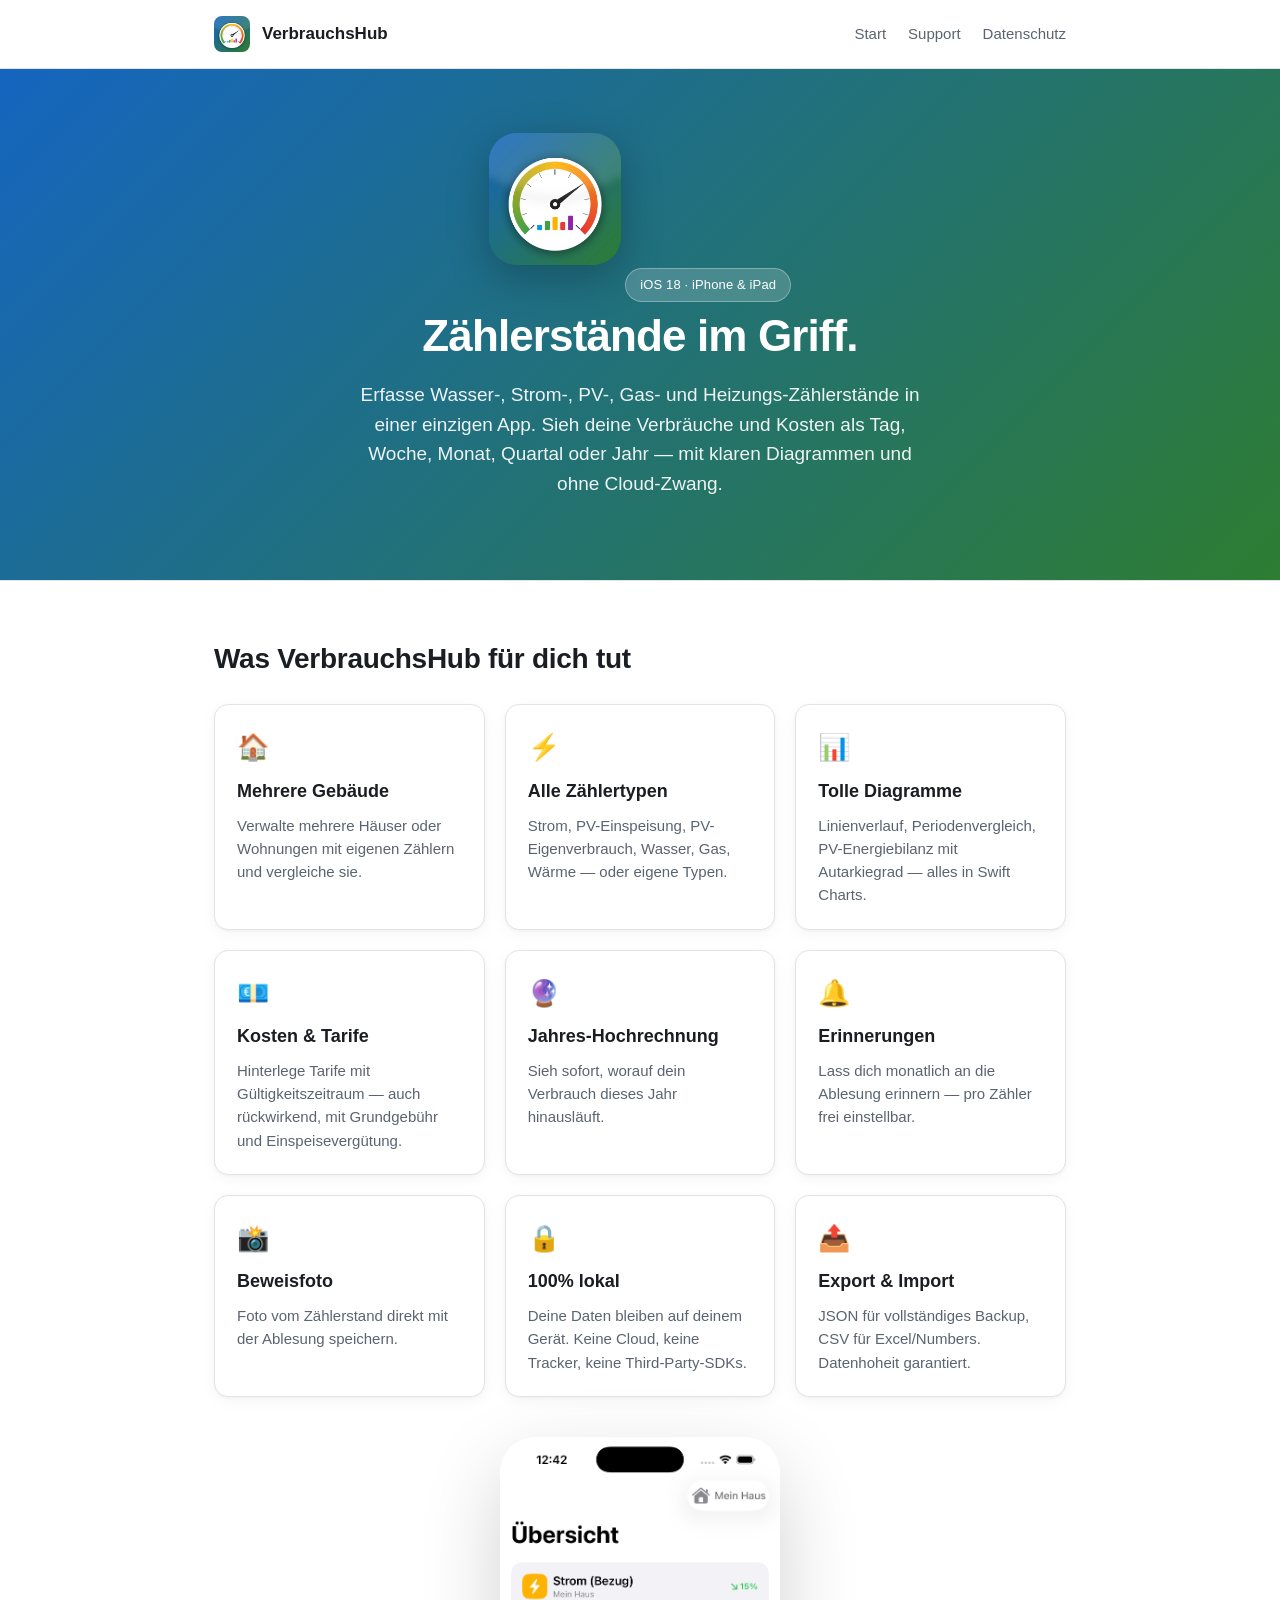
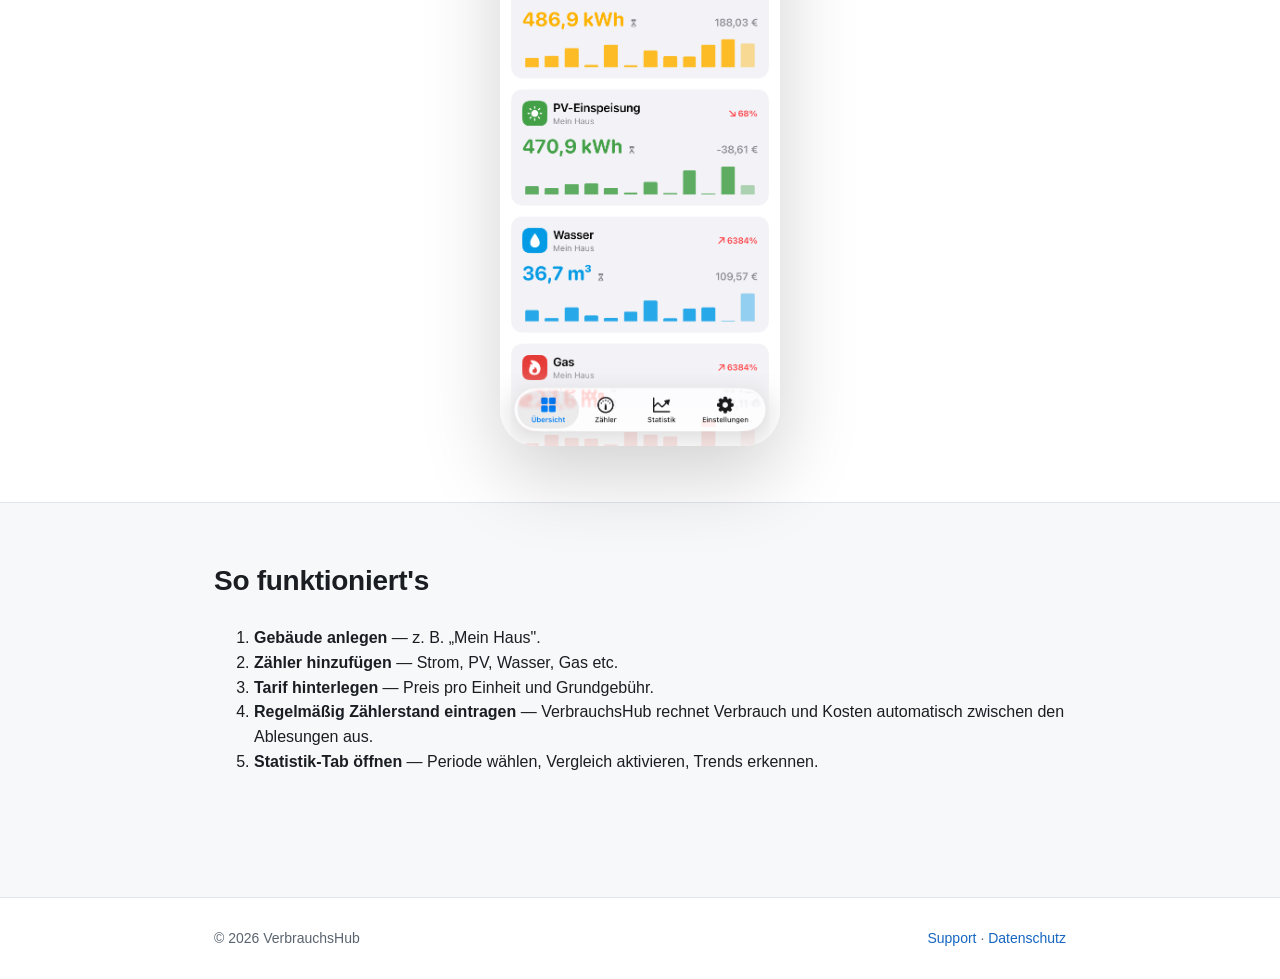
<file: docs/index.html>
<!DOCTYPE html>
<html lang="de">
<head>
<meta charset="UTF-8" />
<meta name="viewport" content="width=device-width, initial-scale=1.0" />
<title>VerbrauchsHub – Zählerstände und Verbräuche im Griff</title>
<meta name="description" content="iOS-App zur Erfassung und Auswertung deiner Wasser-, Strom-, PV-, Gas- und Heizungs-Zählerstände. Lokal, ohne Cloud, ohne Tracker." />
<link rel="stylesheet" href="assets/style.css" />
<link rel="icon" type="image/png" href="assets/app-icon.png" />
</head>
<body>

<header class="site-header">
  <div class="container">
    <a href="index.html" class="brand">
      <img src="assets/app-icon.png" alt="VerbrauchsHub Logo" />
      VerbrauchsHub
    </a>
    <nav class="nav">
      <a href="index.html">Start</a>
      <a href="support.html">Support</a>
      <a href="privacy.html">Datenschutz</a>
    </nav>
  </div>
</header>

<section class="hero">
  <div class="container">
    <img src="assets/app-icon.png" alt="App-Icon" class="app-icon" />
    <span class="badge">iOS 18 · iPhone &amp; iPad</span>
    <h1>Zählerstände im Griff.</h1>
    <p class="tagline">Erfasse Wasser-, Strom-, PV-, Gas- und Heizungs-Zählerstände in einer einzigen App. Sieh deine Verbräuche und Kosten als Tag, Woche, Monat, Quartal oder Jahr — mit klaren Diagrammen und ohne Cloud-Zwang.</p>
  </div>
</section>

<section class="alt">
  <div class="container">
    <h2>Was VerbrauchsHub für dich tut</h2>
    <div class="features">
      <div class="feature">
        <div class="icon">🏠</div>
        <h3>Mehrere Gebäude</h3>
        <p>Verwalte mehrere Häuser oder Wohnungen mit eigenen Zählern und vergleiche sie.</p>
      </div>
      <div class="feature">
        <div class="icon">⚡</div>
        <h3>Alle Zählertypen</h3>
        <p>Strom, PV-Einspeisung, PV-Eigenverbrauch, Wasser, Gas, Wärme — oder eigene Typen.</p>
      </div>
      <div class="feature">
        <div class="icon">📊</div>
        <h3>Tolle Diagramme</h3>
        <p>Linienverlauf, Periodenvergleich, PV-Energiebilanz mit Autarkiegrad — alles in Swift Charts.</p>
      </div>
      <div class="feature">
        <div class="icon">💶</div>
        <h3>Kosten &amp; Tarife</h3>
        <p>Hinterlege Tarife mit Gültigkeitszeitraum — auch rückwirkend, mit Grundgebühr und Einspeisevergütung.</p>
      </div>
      <div class="feature">
        <div class="icon">🔮</div>
        <h3>Jahres-Hochrechnung</h3>
        <p>Sieh sofort, worauf dein Verbrauch dieses Jahr hinausläuft.</p>
      </div>
      <div class="feature">
        <div class="icon">🔔</div>
        <h3>Erinnerungen</h3>
        <p>Lass dich monatlich an die Ablesung erinnern — pro Zähler frei einstellbar.</p>
      </div>
      <div class="feature">
        <div class="icon">📸</div>
        <h3>Beweisfoto</h3>
        <p>Foto vom Zählerstand direkt mit der Ablesung speichern.</p>
      </div>
      <div class="feature">
        <div class="icon">🔒</div>
        <h3>100% lokal</h3>
        <p>Deine Daten bleiben auf deinem Gerät. Keine Cloud, keine Tracker, keine Third-Party-SDKs.</p>
      </div>
      <div class="feature">
        <div class="icon">📤</div>
        <h3>Export &amp; Import</h3>
        <p>JSON für vollständiges Backup, CSV für Excel/Numbers. Datenhoheit garantiert.</p>
      </div>
    </div>

    <div class="screenshot-wrap">
      <img src="images/screenshot-dashboard.png" alt="VerbrauchsHub Dashboard mit Karten für jeden Zähler" class="screenshot" />
    </div>
  </div>
</section>

<section>
  <div class="container">
    <h2>So funktioniert's</h2>
    <ol>
      <li><strong>Gebäude anlegen</strong> — z. B. „Mein Haus".</li>
      <li><strong>Zähler hinzufügen</strong> — Strom, PV, Wasser, Gas etc.</li>
      <li><strong>Tarif hinterlegen</strong> — Preis pro Einheit und Grundgebühr.</li>
      <li><strong>Regelmäßig Zählerstand eintragen</strong> — VerbrauchsHub rechnet Verbrauch und Kosten automatisch zwischen den Ablesungen aus.</li>
      <li><strong>Statistik-Tab öffnen</strong> — Periode wählen, Vergleich aktivieren, Trends erkennen.</li>
    </ol>
  </div>
</section>

<footer class="site-footer">
  <div class="container">
    <div>© <span id="year"></span> VerbrauchsHub</div>
    <div>
      <a href="support.html">Support</a> ·
      <a href="privacy.html">Datenschutz</a>
    </div>
  </div>
</footer>

<script>document.getElementById("year").textContent = new Date().getFullYear();</script>
</body>
</html>
</file>
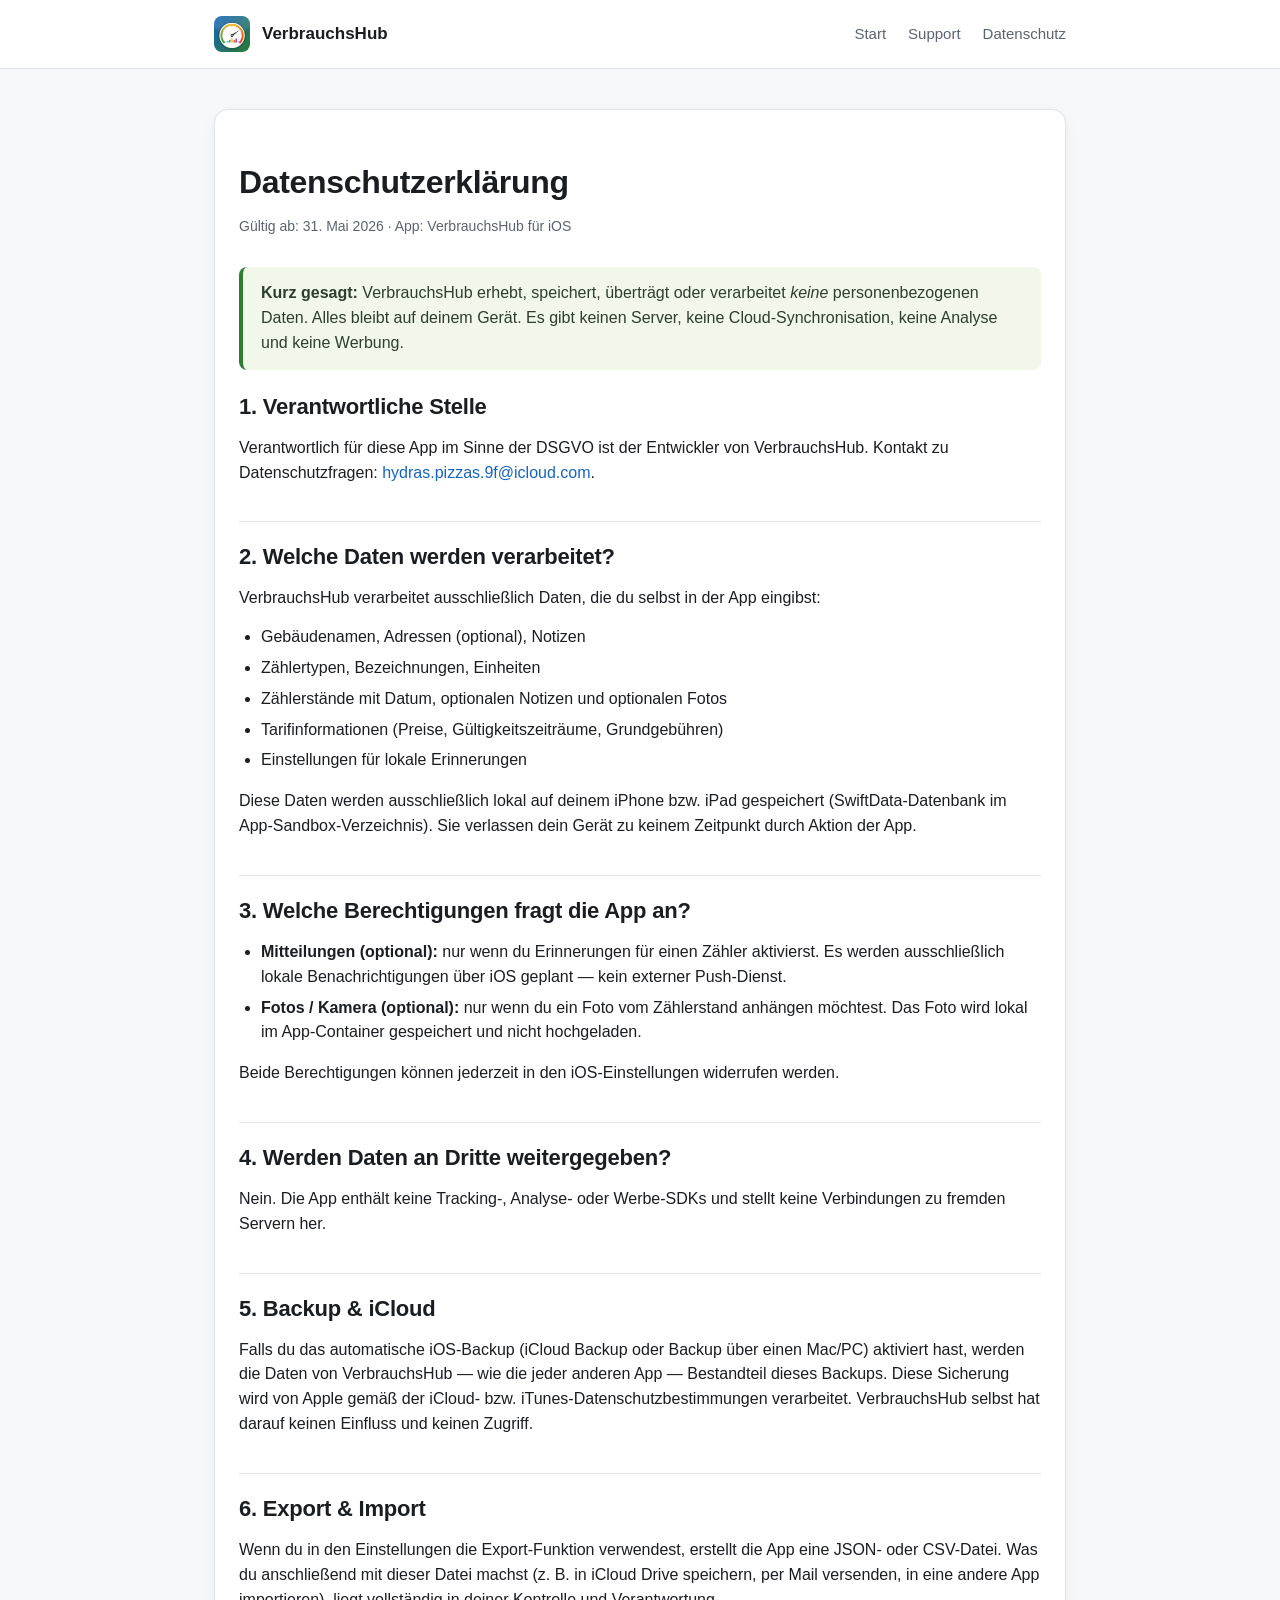
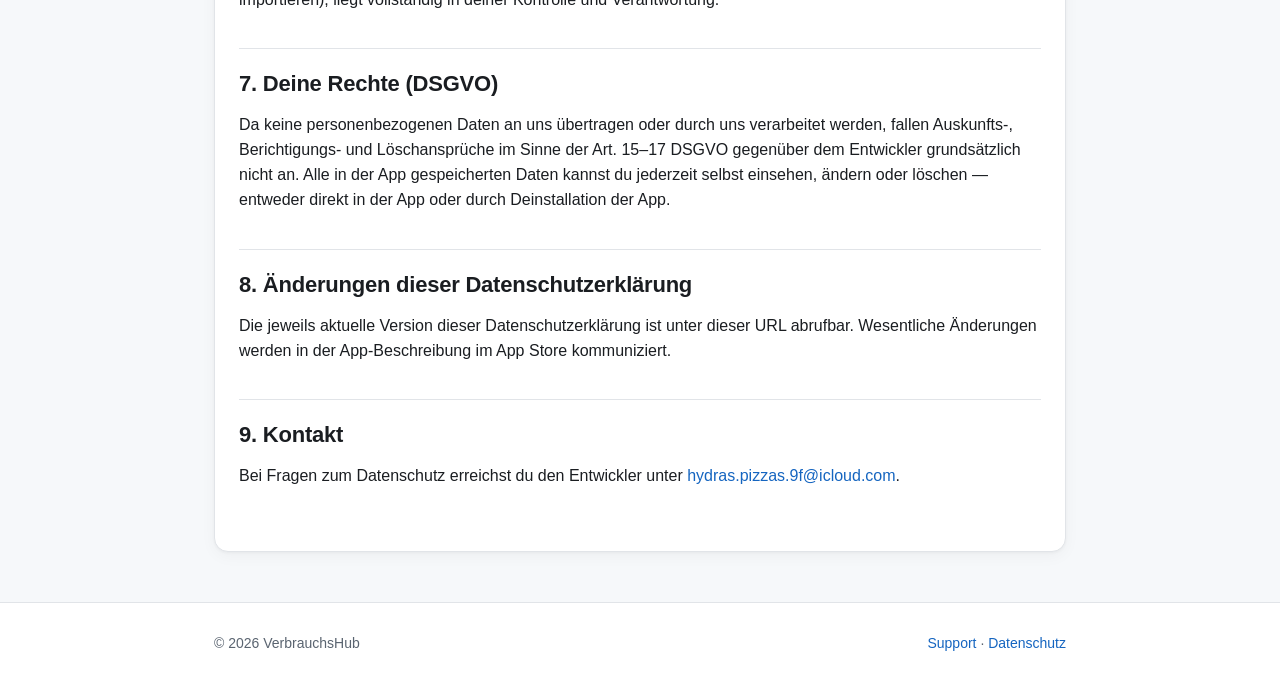
<file: docs/privacy.html>
<!DOCTYPE html>
<html lang="de">
<head>
<meta charset="UTF-8" />
<meta name="viewport" content="width=device-width, initial-scale=1.0" />
<title>Datenschutzerklärung – VerbrauchsHub</title>
<meta name="description" content="Datenschutzerklärung der iOS-App VerbrauchsHub." />
<link rel="stylesheet" href="assets/style.css" />
<link rel="icon" type="image/png" href="assets/app-icon.png" />
</head>
<body>

<header class="site-header">
  <div class="container">
    <a href="index.html" class="brand">
      <img src="assets/app-icon.png" alt="VerbrauchsHub Logo" />
      VerbrauchsHub
    </a>
    <nav class="nav">
      <a href="index.html">Start</a>
      <a href="support.html">Support</a>
      <a href="privacy.html">Datenschutz</a>
    </nav>
  </div>
</header>

<main class="container">
  <article class="article">
    <h1>Datenschutzerklärung</h1>
    <p class="meta">Gültig ab: 31. Mai 2026 · App: VerbrauchsHub für iOS</p>

    <div class="callout">
      <strong>Kurz gesagt:</strong> VerbrauchsHub erhebt, speichert, überträgt oder verarbeitet <em>keine</em> personenbezogenen Daten. Alles bleibt auf deinem Gerät. Es gibt keinen Server, keine Cloud-Synchronisation, keine Analyse und keine Werbung.
    </div>

    <h2>1. Verantwortliche Stelle</h2>
    <p>Verantwortlich für diese App im Sinne der DSGVO ist der Entwickler von VerbrauchsHub. Kontakt zu Datenschutzfragen: <a href="mailto:hydras.pizzas.9f@icloud.com?subject=VerbrauchsHub%20Datenschutz">hydras.pizzas.9f@icloud.com</a>.</p>

    <h2>2. Welche Daten werden verarbeitet?</h2>
    <p>VerbrauchsHub verarbeitet ausschließlich Daten, die du selbst in der App eingibst:</p>
    <ul>
      <li>Gebäudenamen, Adressen (optional), Notizen</li>
      <li>Zählertypen, Bezeichnungen, Einheiten</li>
      <li>Zählerstände mit Datum, optionalen Notizen und optionalen Fotos</li>
      <li>Tarifinformationen (Preise, Gültigkeitszeiträume, Grundgebühren)</li>
      <li>Einstellungen für lokale Erinnerungen</li>
    </ul>
    <p>Diese Daten werden ausschließlich lokal auf deinem iPhone bzw. iPad gespeichert (SwiftData-Datenbank im App-Sandbox-Verzeichnis). Sie verlassen dein Gerät zu keinem Zeitpunkt durch Aktion der App.</p>

    <h2>3. Welche Berechtigungen fragt die App an?</h2>
    <ul>
      <li><strong>Mitteilungen (optional):</strong> nur wenn du Erinnerungen für einen Zähler aktivierst. Es werden ausschließlich lokale Benachrichtigungen über iOS geplant — kein externer Push-Dienst.</li>
      <li><strong>Fotos / Kamera (optional):</strong> nur wenn du ein Foto vom Zählerstand anhängen möchtest. Das Foto wird lokal im App-Container gespeichert und nicht hochgeladen.</li>
    </ul>
    <p>Beide Berechtigungen können jederzeit in den iOS-Einstellungen widerrufen werden.</p>

    <h2>4. Werden Daten an Dritte weitergegeben?</h2>
    <p>Nein. Die App enthält keine Tracking-, Analyse- oder Werbe-SDKs und stellt keine Verbindungen zu fremden Servern her.</p>

    <h2>5. Backup &amp; iCloud</h2>
    <p>Falls du das automatische iOS-Backup (iCloud Backup oder Backup über einen Mac/PC) aktiviert hast, werden die Daten von VerbrauchsHub — wie die jeder anderen App — Bestandteil dieses Backups. Diese Sicherung wird von Apple gemäß der iCloud- bzw. iTunes-Datenschutzbestimmungen verarbeitet. VerbrauchsHub selbst hat darauf keinen Einfluss und keinen Zugriff.</p>

    <h2>6. Export &amp; Import</h2>
    <p>Wenn du in den Einstellungen die Export-Funktion verwendest, erstellt die App eine JSON- oder CSV-Datei. Was du anschließend mit dieser Datei machst (z. B. in iCloud Drive speichern, per Mail versenden, in eine andere App importieren), liegt vollständig in deiner Kontrolle und Verantwortung.</p>

    <h2>7. Deine Rechte (DSGVO)</h2>
    <p>Da keine personenbezogenen Daten an uns übertragen oder durch uns verarbeitet werden, fallen Auskunfts-, Berichtigungs- und Löschansprüche im Sinne der Art. 15–17 DSGVO gegenüber dem Entwickler grundsätzlich nicht an. Alle in der App gespeicherten Daten kannst du jederzeit selbst einsehen, ändern oder löschen — entweder direkt in der App oder durch Deinstallation der App.</p>

    <h2>8. Änderungen dieser Datenschutzerklärung</h2>
    <p>Die jeweils aktuelle Version dieser Datenschutzerklärung ist unter dieser URL abrufbar. Wesentliche Änderungen werden in der App-Beschreibung im App Store kommuniziert.</p>

    <h2>9. Kontakt</h2>
    <p>Bei Fragen zum Datenschutz erreichst du den Entwickler unter <a href="mailto:hydras.pizzas.9f@icloud.com?subject=VerbrauchsHub%20Datenschutz">hydras.pizzas.9f@icloud.com</a>.</p>
  </article>
</main>

<footer class="site-footer">
  <div class="container">
    <div>© <span id="year"></span> VerbrauchsHub</div>
    <div>
      <a href="support.html">Support</a> ·
      <a href="privacy.html">Datenschutz</a>
    </div>
  </div>
</footer>

<script>document.getElementById("year").textContent = new Date().getFullYear();</script>
</body>
</html>
</file>
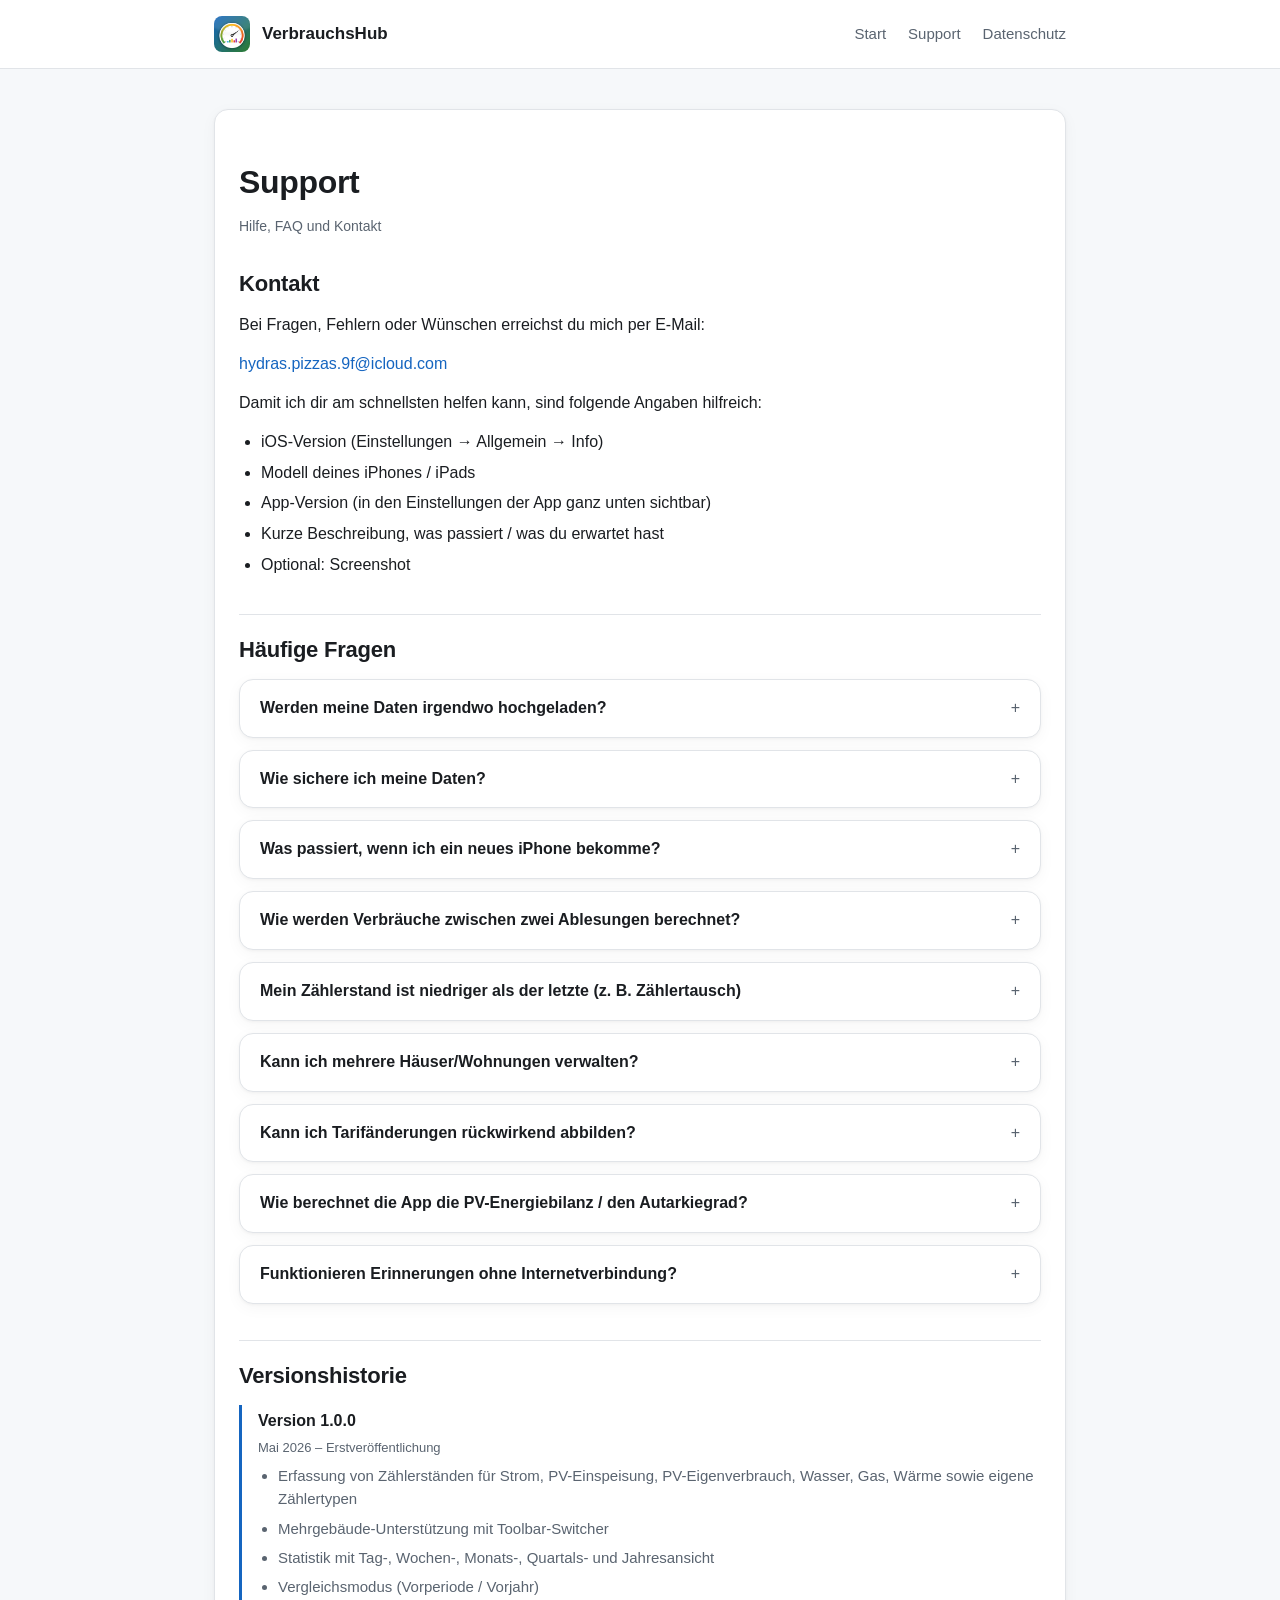
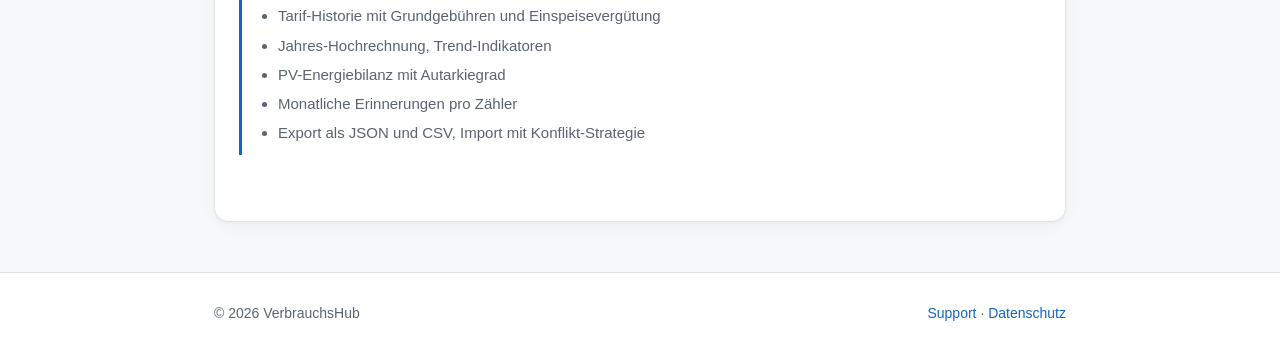
<file: docs/support.html>
<!DOCTYPE html>
<html lang="de">
<head>
<meta charset="UTF-8" />
<meta name="viewport" content="width=device-width, initial-scale=1.0" />
<title>Support – VerbrauchsHub</title>
<meta name="description" content="Hilfe, FAQ und Kontakt zur iOS-App VerbrauchsHub." />
<link rel="stylesheet" href="assets/style.css" />
<link rel="icon" type="image/png" href="assets/app-icon.png" />
</head>
<body>

<header class="site-header">
  <div class="container">
    <a href="index.html" class="brand">
      <img src="assets/app-icon.png" alt="VerbrauchsHub Logo" />
      VerbrauchsHub
    </a>
    <nav class="nav">
      <a href="index.html">Start</a>
      <a href="support.html">Support</a>
      <a href="privacy.html">Datenschutz</a>
    </nav>
  </div>
</header>

<main class="container">
  <article class="article">
    <h1>Support</h1>
    <p class="meta">Hilfe, FAQ und Kontakt</p>

    <h2>Kontakt</h2>
    <p>Bei Fragen, Fehlern oder Wünschen erreichst du mich per E-Mail:</p>
    <p><a href="mailto:hydras.pizzas.9f@icloud.com?subject=VerbrauchsHub%20Support">hydras.pizzas.9f@icloud.com</a></p>
    <p>Damit ich dir am schnellsten helfen kann, sind folgende Angaben hilfreich:</p>
    <ul>
      <li>iOS-Version (Einstellungen → Allgemein → Info)</li>
      <li>Modell deines iPhones / iPads</li>
      <li>App-Version (in den Einstellungen der App ganz unten sichtbar)</li>
      <li>Kurze Beschreibung, was passiert / was du erwartet hast</li>
      <li>Optional: Screenshot</li>
    </ul>

    <h2>Häufige Fragen</h2>

    <details class="faq">
      <summary>Werden meine Daten irgendwo hochgeladen?</summary>
      <p>Nein. VerbrauchsHub speichert alles ausschließlich lokal auf deinem Gerät. Es gibt keine Cloud-Synchronisation, keine Server-Anbindung, keine Analyse und keine Werbung. Details in der <a href="privacy.html">Datenschutzerklärung</a>.</p>
    </details>

    <details class="faq">
      <summary>Wie sichere ich meine Daten?</summary>
      <p>Zwei Wege:</p>
      <ul>
        <li><strong>iOS-Backup:</strong> Wenn du iCloud Backup aktiv hast, sind die App-Daten automatisch im Backup enthalten.</li>
        <li><strong>Manueller Export:</strong> Einstellungen → Export &amp; Import → „JSON exportieren". Die Datei kannst du z. B. in iCloud Drive ablegen oder dir selbst per Mail schicken.</li>
      </ul>
    </details>

    <details class="faq">
      <summary>Was passiert, wenn ich ein neues iPhone bekomme?</summary>
      <p>Wenn du beim Wechsel ein iCloud-Backup oder Direkt-Übertragung (iPhone-zu-iPhone) verwendest, übernimmt das neue Gerät auch die VerbrauchsHub-Daten. Falls nicht, exportiere vorher eine JSON-Datei und importiere sie auf dem neuen Gerät.</p>
    </details>

    <details class="faq">
      <summary>Wie werden Verbräuche zwischen zwei Ablesungen berechnet?</summary>
      <p>VerbrauchsHub verwendet <strong>lineare Interpolation</strong>: Der Verbrauch zwischen zwei Ablesungen wird gleichmäßig auf die Tage dazwischen verteilt. Für eine Auswertung „Mai" werden so anteilig die Werte aus überlappenden Ablese-Paaren aufsummiert. Bereiche, die nur teilweise von echten Ablesungen abgedeckt sind, werden in Diagrammen visuell markiert.</p>
    </details>

    <details class="faq">
      <summary>Mein Zählerstand ist niedriger als der letzte (z. B. Zählertausch)</summary>
      <p>Sinkende Werte werden derzeit in Aggregaten ignoriert (kein negativer Verbrauch). Wenn du einen Zählertausch hattest, ist es am sauberen, den alten Zähler abzulesen, danach einen <em>neuen Zähler</em> in der App anzulegen und beim neuen mit dem neuen Startwert zu beginnen. Eine echte „Zählertausch"-Funktion ist für ein späteres Update geplant.</p>
    </details>

    <details class="faq">
      <summary>Kann ich mehrere Häuser/Wohnungen verwalten?</summary>
      <p>Ja. In den Einstellungen unter „Gebäude" kannst du beliebig viele Gebäude anlegen. Oben rechts in den Tabs findest du dann einen Gebäude-Switcher, mit dem du zwischen einzelnen Gebäuden oder „Alle Gebäude" umschalten kannst.</p>
    </details>

    <details class="faq">
      <summary>Kann ich Tarifänderungen rückwirkend abbilden?</summary>
      <p>Ja. Jeder Tarif hat ein „Gültig ab"-Datum. Lege einfach einen neuen Tarif mit dem entsprechenden Datum an — die App rechnet Kosten innerhalb einer Periode segmentweise mit dem jeweils gültigen Tarif.</p>
    </details>

    <details class="faq">
      <summary>Wie berechnet die App die PV-Energiebilanz / den Autarkiegrad?</summary>
      <p>Wenn ein Gebäude einen Bezugszähler (Strom) und einen Einspeisezähler (PV-Einspeisung) hat, kann optional auch ein PV-Eigenverbrauchs-Zähler hinterlegt werden. Daraus errechnet sich:</p>
      <ul>
        <li><strong>Erzeugung</strong> = Einspeisung + Eigenverbrauch</li>
        <li><strong>Autarkiegrad</strong> = Eigenverbrauch / (Eigenverbrauch + Netzbezug)</li>
      </ul>
    </details>

    <details class="faq">
      <summary>Funktionieren Erinnerungen ohne Internetverbindung?</summary>
      <p>Ja. Erinnerungen werden als lokale iOS-Notifications geplant und brauchen keinerlei Internetverbindung. Bei der ersten Aktivierung fragt iOS einmalig nach der Erlaubnis.</p>
    </details>

    <h2>Versionshistorie</h2>

    <div class="version">
      <h3>Version 1.0.0</h3>
      <div class="date">Mai 2026 – Erstveröffentlichung</div>
      <ul>
        <li>Erfassung von Zählerständen für Strom, PV-Einspeisung, PV-Eigenverbrauch, Wasser, Gas, Wärme sowie eigene Zählertypen</li>
        <li>Mehrgebäude-Unterstützung mit Toolbar-Switcher</li>
        <li>Statistik mit Tag-, Wochen-, Monats-, Quartals- und Jahresansicht</li>
        <li>Vergleichsmodus (Vorperiode / Vorjahr)</li>
        <li>Tarif-Historie mit Grundgebühren und Einspeisevergütung</li>
        <li>Jahres-Hochrechnung, Trend-Indikatoren</li>
        <li>PV-Energiebilanz mit Autarkiegrad</li>
        <li>Monatliche Erinnerungen pro Zähler</li>
        <li>Export als JSON und CSV, Import mit Konflikt-Strategie</li>
      </ul>
    </div>
  </article>
</main>

<footer class="site-footer">
  <div class="container">
    <div>© <span id="year"></span> VerbrauchsHub</div>
    <div>
      <a href="support.html">Support</a> ·
      <a href="privacy.html">Datenschutz</a>
    </div>
  </div>
</footer>

<script>document.getElementById("year").textContent = new Date().getFullYear();</script>
</body>
</html>
</file>
<file: docs/assets/style.css>
:root {
  --color-bg: #f6f8fa;
  --color-surface: #ffffff;
  --color-text: #1a1d21;
  --color-text-muted: #5a6470;
  --color-primary: #1565c0;
  --color-primary-dark: #0d47a1;
  --color-accent: #2e7d32;
  --color-border: #e1e4e8;
  --radius: 14px;
  --shadow: 0 1px 3px rgba(0, 0, 0, 0.04), 0 4px 16px rgba(0, 0, 0, 0.04);
  --max-width: 900px;
  font-family: -apple-system, BlinkMacSystemFont, "SF Pro Text", "Segoe UI", Roboto, Helvetica, Arial, sans-serif;
}

* { box-sizing: border-box; }

html, body {
  margin: 0;
  padding: 0;
  background: var(--color-bg);
  color: var(--color-text);
  line-height: 1.55;
  -webkit-font-smoothing: antialiased;
}

a {
  color: var(--color-primary);
  text-decoration: none;
}
a:hover { text-decoration: underline; }

.container {
  max-width: var(--max-width);
  margin: 0 auto;
  padding: 0 24px;
}

/* Header / Nav */
.site-header {
  background: var(--color-surface);
  border-bottom: 1px solid var(--color-border);
  padding: 16px 0;
  position: sticky;
  top: 0;
  z-index: 10;
}
.site-header .container {
  display: flex;
  align-items: center;
  justify-content: space-between;
}
.brand {
  display: flex;
  align-items: center;
  gap: 12px;
  font-weight: 600;
  font-size: 17px;
  color: var(--color-text);
}
.brand img {
  width: 36px;
  height: 36px;
  border-radius: 8px;
}
.nav {
  display: flex;
  gap: 22px;
  font-size: 15px;
}
.nav a { color: var(--color-text-muted); }
.nav a:hover { color: var(--color-primary); text-decoration: none; }

/* Hero */
.hero {
  padding: 64px 0 56px;
  background: linear-gradient(135deg, #1565c0 0%, #2e7d32 100%);
  color: #fff;
  text-align: center;
}
.hero img.app-icon {
  width: 132px;
  height: 132px;
  border-radius: 28px;
  box-shadow: 0 12px 40px rgba(0, 0, 0, 0.25);
  margin-bottom: 24px;
}
.hero h1 {
  font-size: 44px;
  margin: 0 0 10px;
  letter-spacing: -0.02em;
}
.hero .tagline {
  font-size: 19px;
  opacity: 0.92;
  max-width: 560px;
  margin: 0 auto 26px;
}
.badge {
  display: inline-block;
  padding: 6px 14px;
  background: rgba(255, 255, 255, 0.18);
  border: 1px solid rgba(255, 255, 255, 0.3);
  border-radius: 999px;
  font-size: 13px;
  letter-spacing: 0.01em;
}

/* Sections */
section {
  padding: 56px 0;
}
section.alt {
  background: var(--color-surface);
  border-top: 1px solid var(--color-border);
  border-bottom: 1px solid var(--color-border);
}
h2 {
  font-size: 28px;
  margin: 0 0 24px;
  letter-spacing: -0.01em;
}
h3 {
  font-size: 18px;
  margin: 0 0 8px;
}
p { margin: 0 0 14px; }

/* Feature grid */
.features {
  display: grid;
  grid-template-columns: repeat(auto-fit, minmax(260px, 1fr));
  gap: 20px;
}
.feature {
  background: var(--color-surface);
  border: 1px solid var(--color-border);
  border-radius: var(--radius);
  padding: 22px;
  box-shadow: var(--shadow);
}
.feature .icon {
  font-size: 26px;
  margin-bottom: 10px;
}
.feature p {
  color: var(--color-text-muted);
  font-size: 15px;
  margin: 0;
}

/* Screenshot */
.screenshot-wrap {
  display: flex;
  justify-content: center;
  margin-top: 40px;
}
.screenshot {
  max-width: 280px;
  border-radius: 36px;
  box-shadow: 0 30px 80px rgba(0, 0, 0, 0.18);
}

/* Article (legal / support pages) */
.article {
  background: var(--color-surface);
  padding: 48px 24px;
  border: 1px solid var(--color-border);
  border-radius: var(--radius);
  box-shadow: var(--shadow);
  margin: 40px auto;
  max-width: var(--max-width);
}
.article h1 {
  font-size: 32px;
  margin: 0 0 8px;
  letter-spacing: -0.01em;
}
.article .meta {
  color: var(--color-text-muted);
  font-size: 14px;
  margin-bottom: 30px;
}
.article h2 {
  font-size: 22px;
  margin: 36px 0 12px;
  padding-top: 18px;
  border-top: 1px solid var(--color-border);
}
.article h2:first-of-type {
  border-top: none;
  padding-top: 0;
  margin-top: 0;
}
.article ul {
  padding-left: 22px;
  margin: 0 0 16px;
}
.article ul li {
  margin-bottom: 6px;
}
.article .callout {
  background: #f1f8e9;
  border-left: 4px solid var(--color-accent);
  padding: 14px 18px;
  border-radius: 8px;
  margin: 20px 0;
  color: #2e3d2e;
}

/* FAQ */
details.faq {
  background: var(--color-surface);
  border: 1px solid var(--color-border);
  border-radius: var(--radius);
  padding: 16px 20px;
  margin-bottom: 12px;
  box-shadow: var(--shadow);
}
details.faq summary {
  cursor: pointer;
  font-weight: 600;
  font-size: 16px;
  list-style: none;
}
details.faq summary::-webkit-details-marker { display: none; }
details.faq summary::after {
  content: "+";
  float: right;
  color: var(--color-text-muted);
  font-weight: 400;
}
details.faq[open] summary::after { content: "−"; }
details.faq p, details.faq ul {
  margin-top: 12px;
  color: var(--color-text-muted);
}

/* Version history */
.version {
  border-left: 3px solid var(--color-primary);
  padding: 4px 0 4px 16px;
  margin-bottom: 18px;
}
.version h3 {
  margin: 0 0 4px;
  font-size: 16px;
}
.version .date {
  color: var(--color-text-muted);
  font-size: 13px;
  margin-bottom: 6px;
}
.version ul {
  margin: 0;
  padding-left: 20px;
  font-size: 15px;
  color: var(--color-text-muted);
}

/* Footer */
.site-footer {
  background: var(--color-surface);
  border-top: 1px solid var(--color-border);
  padding: 30px 0;
  margin-top: 50px;
  color: var(--color-text-muted);
  font-size: 14px;
}
.site-footer .container {
  display: flex;
  justify-content: space-between;
  flex-wrap: wrap;
  gap: 12px;
}

@media (max-width: 600px) {
  .hero h1 { font-size: 34px; }
  .hero .tagline { font-size: 17px; }
  .nav { gap: 14px; font-size: 14px; }
  .article { padding: 32px 20px; }
}
</file>
